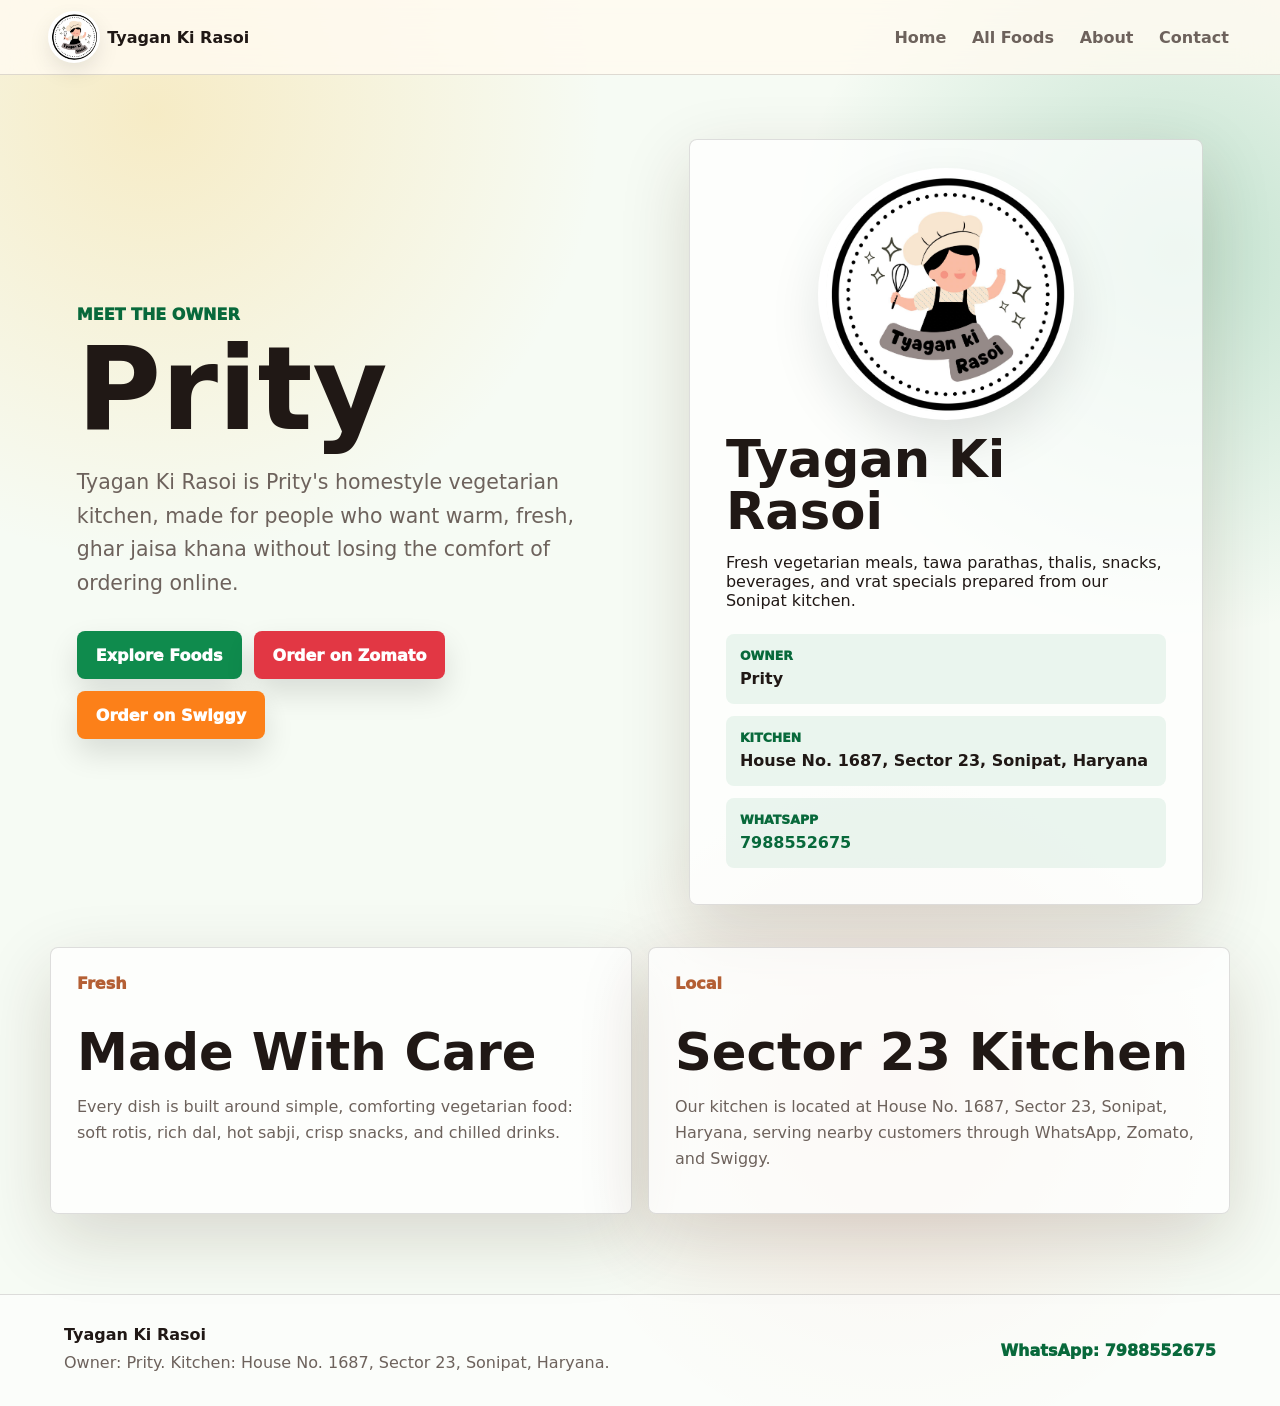
<file: about.html>
<!doctype html>
<html lang="en">
  <head>
    <meta charset="utf-8">
    <meta name="viewport" content="width=device-width, initial-scale=1">
    <title>About | Tyagan Ki Rasoi</title>
    <meta name="description" content="About Prity, owner of Tyagan Ki Rasoi in Sector 23, Sonipat, Haryana.">
    <link rel="stylesheet" href="styles.css">
  </head>
  <body>
    <header class="site-header">
      <a class="brand" href="index.html" aria-label="Tyagan Ki Rasoi home">
        <img src="assets/logo.jpeg" alt="Tyagan Ki Rasoi logo">
        <span>Tyagan Ki Rasoi</span>
      </a>
      <nav aria-label="Main navigation">
        <a href="index.html">Home</a>
        <a href="menu.html">All Foods</a>
        <a href="about.html">About</a>
        <a href="#contact">Contact</a>
      </nav>
    </header>

    <main>
      <section class="about-hero">
        <div class="about-copy reveal">
          <p class="eyebrow">Meet the owner</p>
          <h1>Prity</h1>
          <p class="lead">Tyagan Ki Rasoi is Prity's homestyle vegetarian kitchen, made for people who want warm, fresh, ghar jaisa khana without losing the comfort of ordering online.</p>
          <div class="hero-actions" id="contact">
            <a class="btn primary" href="menu.html">Explore Foods</a>
            <a class="btn zomato" href="https://zomato.onelink.me/xqzv/03fvwy16" target="_blank" rel="noreferrer">Order on Zomato</a>
            <a class="btn swiggy" href="https://www.swiggy.com/menu/1321556?source=sharing" target="_blank" rel="noreferrer">Order on Swiggy</a>
          </div>
        </div>

        <div class="owner-card reveal">
          <img src="assets/logo.jpeg" alt="Tyagan Ki Rasoi logo">
          <h2>Tyagan Ki Rasoi</h2>
          <p>Fresh vegetarian meals, tawa parathas, thalis, snacks, beverages, and vrat specials prepared from our Sonipat kitchen.</p>
          <dl>
            <div>
              <dt>Owner</dt>
              <dd>Prity</dd>
            </div>
            <div>
              <dt>Kitchen</dt>
              <dd>House No. 1687, Sector 23, Sonipat, Haryana</dd>
            </div>
            <div>
              <dt>WhatsApp</dt>
              <dd><a href="https://wa.me/917988552675?text=Hi%20Prity%2C%20I%20want%20to%20order%20from%20Tyagan%20Ki%20Rasoi." target="_blank" rel="noreferrer">7988552675</a></dd>
            </div>
          </dl>
        </div>
      </section>

      <section class="about-bands">
        <article class="feature-card reveal">
          <span>Fresh</span>
          <h2>Made With Care</h2>
          <p>Every dish is built around simple, comforting vegetarian food: soft rotis, rich dal, hot sabji, crisp snacks, and chilled drinks.</p>
        </article>
        <article class="feature-card reveal">
          <span>Local</span>
          <h2>Sector 23 Kitchen</h2>
          <p>Our kitchen is located at House No. 1687, Sector 23, Sonipat, Haryana, serving nearby customers through WhatsApp, Zomato, and Swiggy.</p>
        </article>
      </section>
    </main>

    <footer>
      <div>
        <strong>Tyagan Ki Rasoi</strong>
        <p>Owner: Prity. Kitchen: House No. 1687, Sector 23, Sonipat, Haryana.</p>
      </div>
      <a href="https://wa.me/917988552675?text=Hi%20Prity%2C%20I%20want%20to%20order%20from%20Tyagan%20Ki%20Rasoi." target="_blank" rel="noreferrer">WhatsApp: 7988552675</a>
    </footer>

    <script src="script.js"></script>
  </body>
</html>
</file>
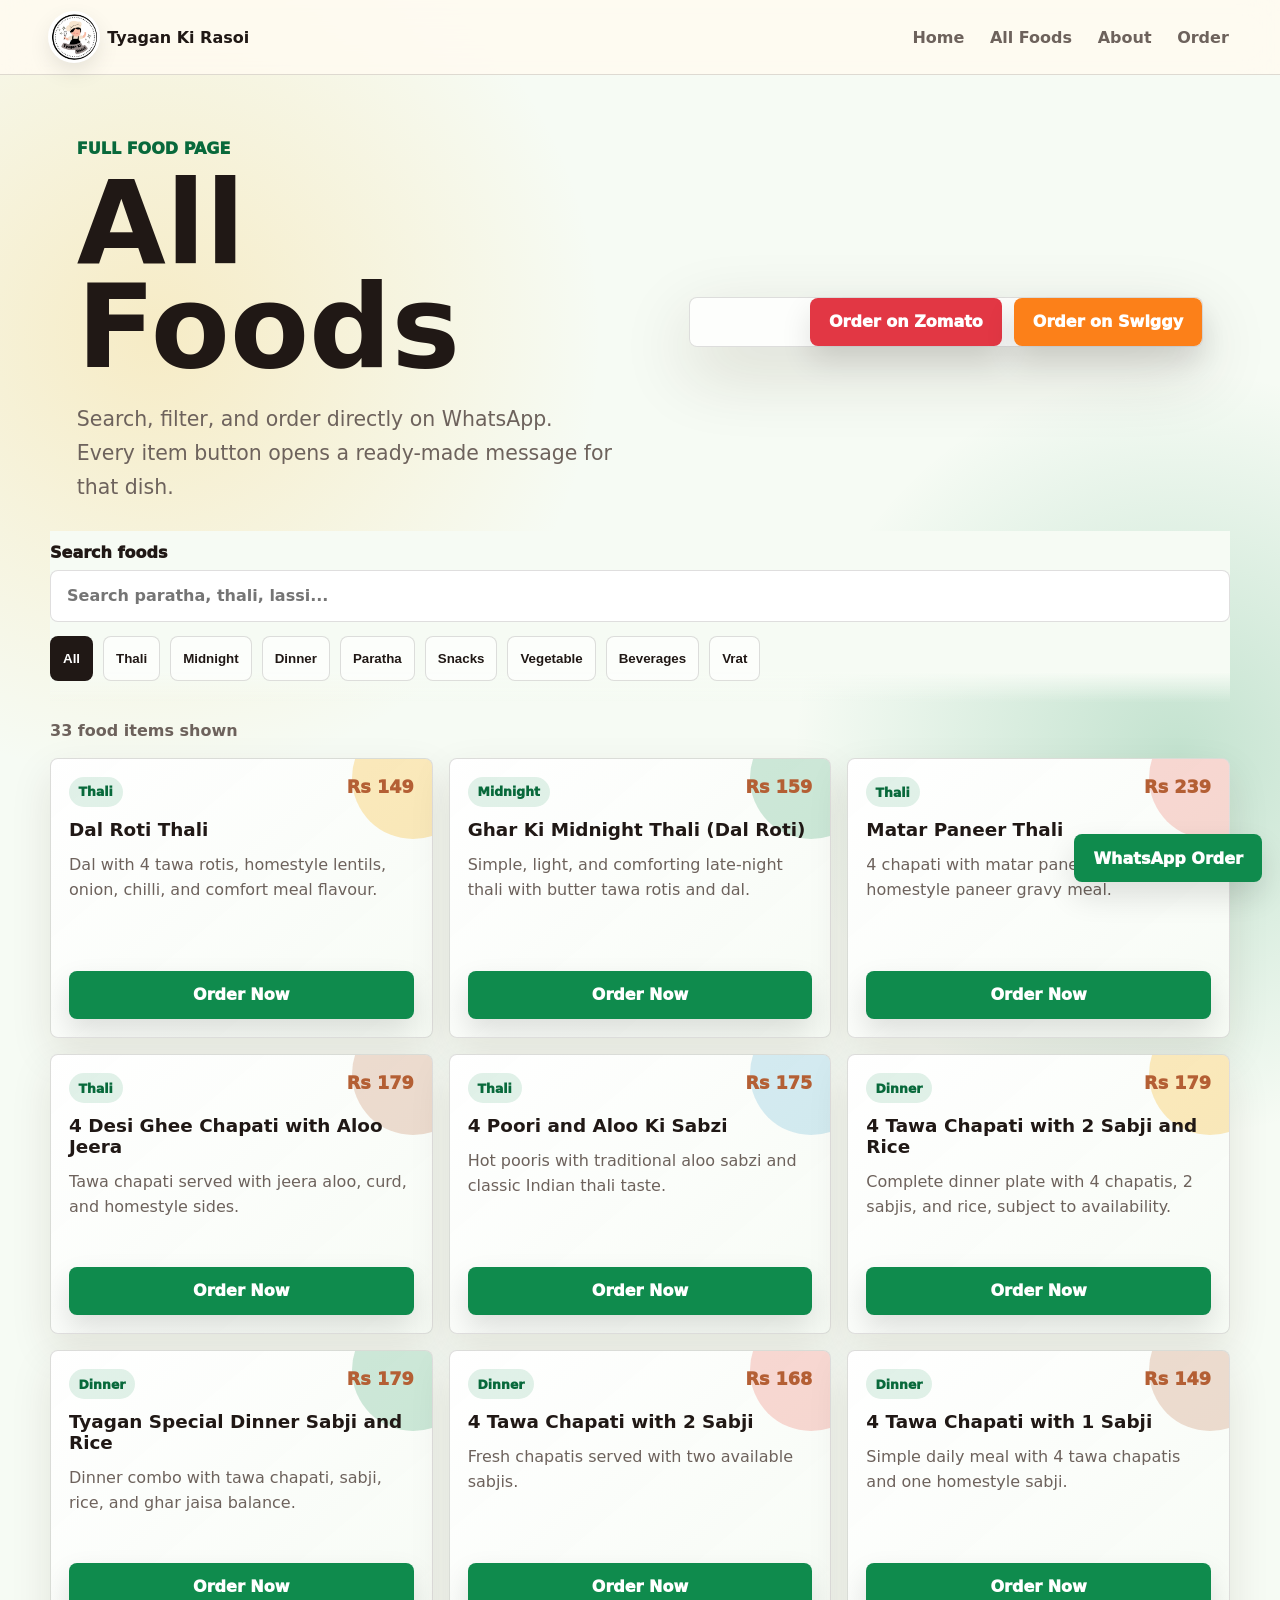
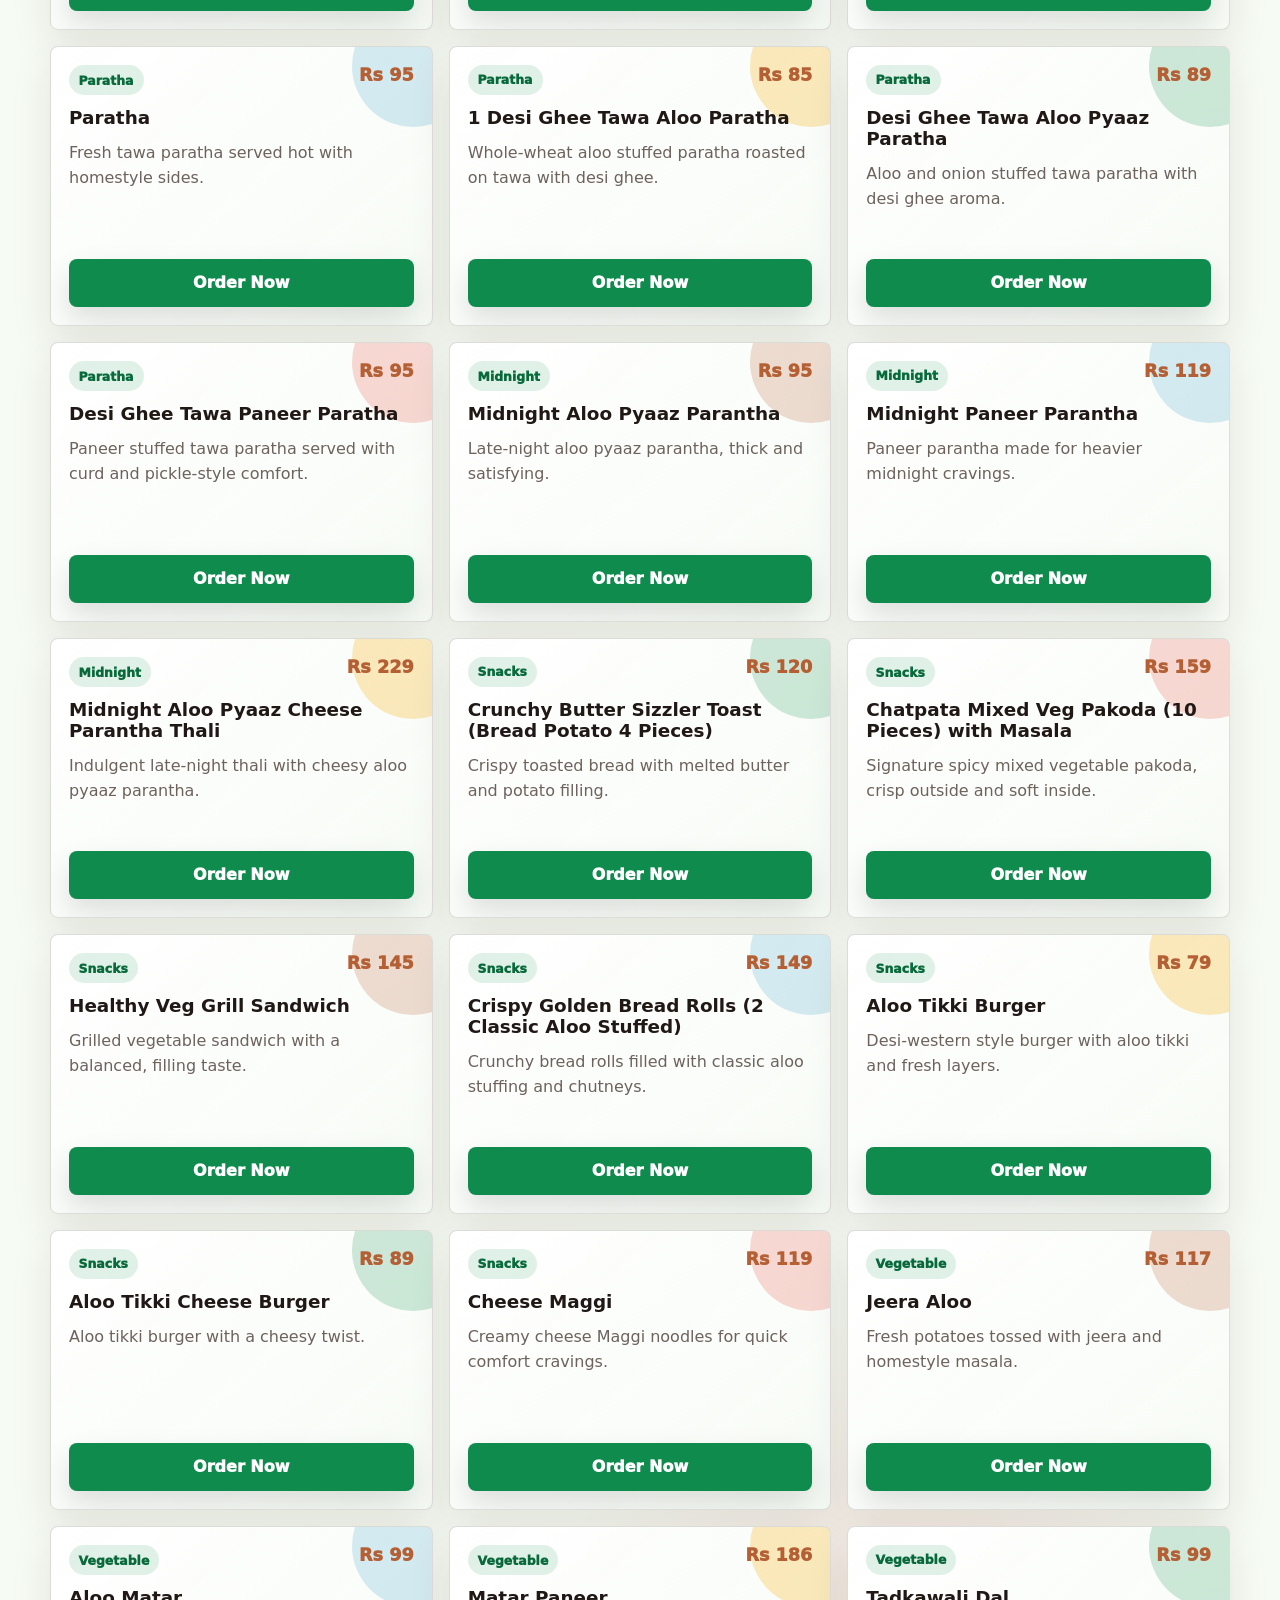
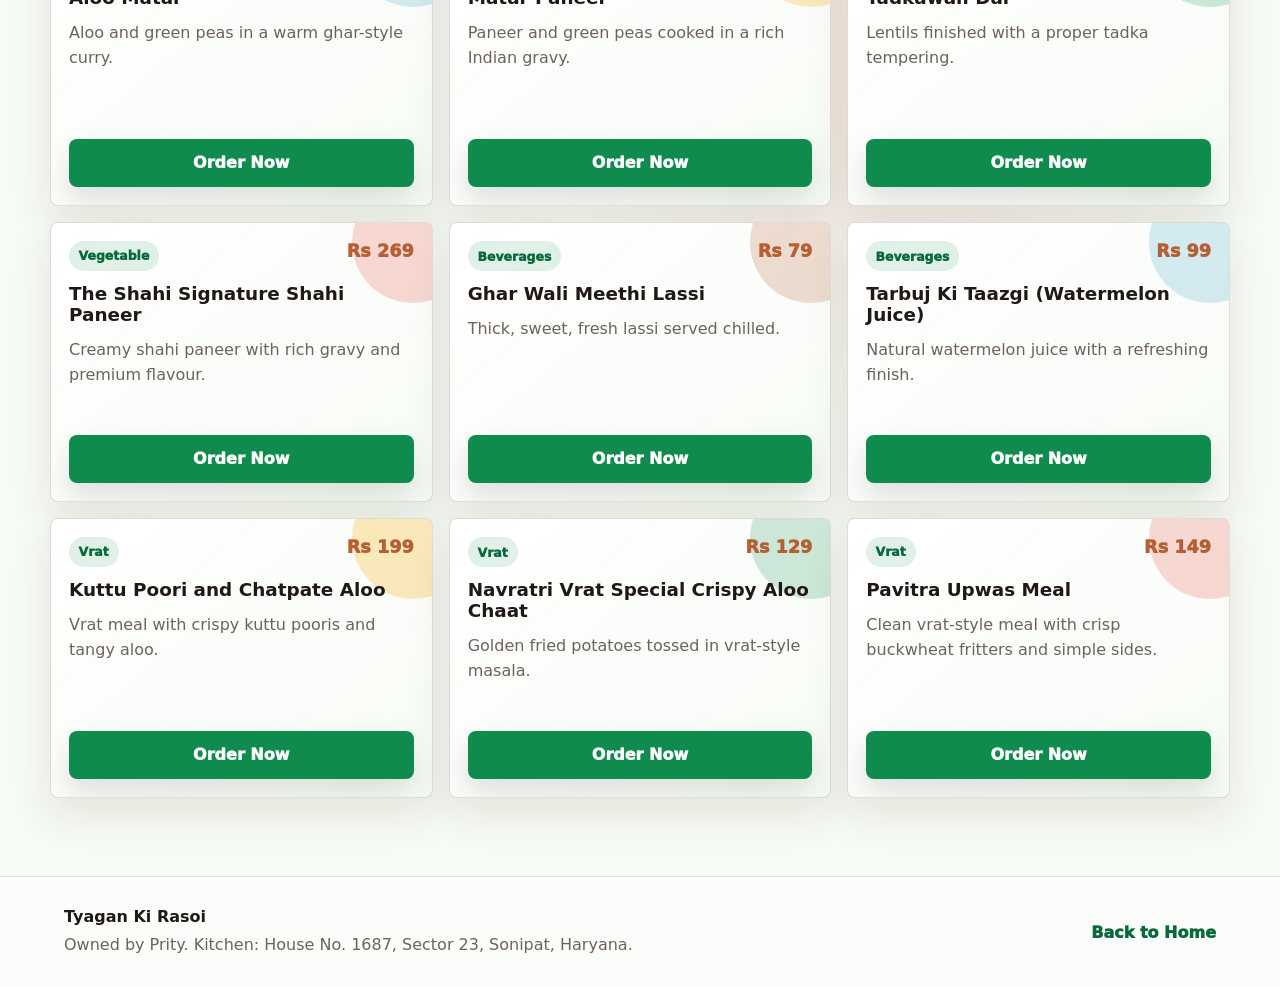
<file: menu.html>
<!doctype html>
<html lang="en">
  <head>
    <meta charset="utf-8">
    <meta name="viewport" content="width=device-width, initial-scale=1">
    <title>All Foods | Tyagan Ki Rasoi</title>
    <meta name="description" content="Browse all foods from Tyagan Ki Rasoi and order each item directly on WhatsApp.">
    <link rel="stylesheet" href="styles.css">
  </head>
  <body>
    <header class="site-header">
      <a class="brand" href="index.html" aria-label="Tyagan Ki Rasoi home">
        <img src="assets/logo.jpeg" alt="Tyagan Ki Rasoi logo">
        <span>Tyagan Ki Rasoi</span>
      </a>
      <nav aria-label="Main navigation">
        <a href="index.html">Home</a>
        <a href="menu.html">All Foods</a>
        <a href="about.html">About</a>
        <a href="#platforms">Order</a>
      </nav>
    </header>

    <main>
      <section class="menu-hero">
        <div class="reveal">
          <p class="eyebrow">Full food page</p>
          <h1>All Foods</h1>
          <p class="lead">Search, filter, and order directly on WhatsApp. Every item button opens a ready-made message for that dish.</p>
        </div>
        <div class="platform-card reveal" id="platforms">
          <a class="btn zomato" href="https://zomato.onelink.me/xqzv/03fvwy16" target="_blank" rel="noreferrer">Order on Zomato</a>
          <a class="btn swiggy" href="https://www.swiggy.com/menu/1321556?source=sharing" target="_blank" rel="noreferrer">Order on Swiggy</a>
        </div>
      </section>

      <section class="menu-tools" aria-label="Menu controls">
        <label class="search-box">
          <span>Search foods</span>
          <input id="menuSearch" type="search" placeholder="Search paratha, thali, lassi..." autocomplete="off">
        </label>
        <div class="category-tabs" id="categoryTabs" aria-label="Food categories"></div>
      </section>

      <section class="menu-count">
        <span id="menuCount">Loading foods...</span>
      </section>

      <section class="food-grid" id="foodGrid" aria-live="polite"></section>
    </main>

    <a class="sticky-whatsapp" href="https://wa.me/917988552675?text=Hi%20Tyagan%20Ki%20Rasoi%2C%20I%20want%20to%20place%20an%20order." target="_blank" rel="noreferrer">WhatsApp Order</a>

    <footer>
      <div>
        <strong>Tyagan Ki Rasoi</strong>
        <p>Owned by Prity. Kitchen: House No. 1687, Sector 23, Sonipat, Haryana.</p>
      </div>
      <a href="index.html">Back to Home</a>
    </footer>

    <script src="script.js"></script>
  </body>
</html>
</file>
<file: styles.css>
:root {
  --ink: #201815;
  --muted: #6d625c;
  --paper: #f6fbf4;
  --cream: #fff3dc;
  --leaf: #0f8b4d;
  --leaf-dark: #08693b;
  --tomato: #e43f2f;
  --mustard: #f7bd3b;
  --clay: #b45f34;
  --line: rgba(32, 24, 21, 0.14);
  --shadow: 0 24px 70px rgba(57, 33, 12, 0.16);
}

* {
  box-sizing: border-box;
}

html {
  scroll-behavior: smooth;
}

body {
  margin: 0;
  font-family: Inter, ui-sans-serif, system-ui, -apple-system, BlinkMacSystemFont, "Segoe UI", sans-serif;
  color: var(--ink);
  background:
    radial-gradient(circle at 12% 8%, rgba(247, 189, 59, 0.25), transparent 28rem),
    radial-gradient(circle at 92% 18%, rgba(15, 139, 77, 0.22), transparent 24rem),
    radial-gradient(circle at 70% 78%, rgba(228, 63, 47, 0.1), transparent 22rem),
    var(--paper);
}

a {
  color: inherit;
  text-decoration: none;
}

.site-header {
  position: sticky;
  top: 0;
  z-index: 20;
  display: flex;
  align-items: center;
  justify-content: space-between;
  gap: 18px;
  padding: 14px clamp(18px, 4vw, 56px);
  background: rgba(255, 250, 241, 0.82);
  border-bottom: 1px solid var(--line);
  backdrop-filter: blur(18px);
}

.brand {
  display: inline-flex;
  align-items: center;
  gap: 10px;
  min-width: 0;
  font-weight: 900;
}

.brand img {
  width: 46px;
  height: 46px;
  border-radius: 50%;
  object-fit: cover;
  box-shadow: 0 0 0 3px #fff, 0 9px 24px rgba(0, 0, 0, 0.12);
}

.brand span {
  white-space: nowrap;
}

nav {
  display: flex;
  gap: clamp(10px, 2vw, 26px);
  color: var(--muted);
  font-weight: 800;
}

nav a {
  padding: 9px 0;
}

.hero,
.menu-hero,
.about-hero {
  min-height: calc(100svh - 76px);
  display: grid;
  grid-template-columns: minmax(0, 1.02fr) minmax(320px, 0.98fr);
  gap: clamp(26px, 6vw, 84px);
  align-items: center;
  padding: clamp(28px, 5vw, 74px) clamp(18px, 6vw, 88px);
}

.hero {
  padding-bottom: 34px;
}

.menu-hero,
.about-hero {
  min-height: auto;
  padding-bottom: 26px;
}

.eyebrow {
  margin: 0 0 14px;
  color: var(--leaf-dark);
  font-weight: 950;
  text-transform: uppercase;
  letter-spacing: 0;
}

h1,
h2,
h3,
p {
  overflow-wrap: anywhere;
}

h1 {
  margin: 0;
  font-size: clamp(3rem, 9vw, 8.2rem);
  line-height: 0.9;
  letter-spacing: 0;
}

h2 {
  margin: 0;
  font-size: clamp(1.8rem, 4vw, 4.1rem);
  line-height: 1;
  letter-spacing: 0;
}

h3 {
  margin: 0;
  font-size: 1.15rem;
}

.lead {
  max-width: 650px;
  margin: 24px 0 0;
  color: var(--muted);
  font-size: clamp(1.03rem, 2vw, 1.28rem);
  line-height: 1.65;
}

.hero-actions,
.platform-card {
  display: flex;
  flex-wrap: wrap;
  gap: 12px;
  margin-top: 30px;
}

.platform-card {
  justify-content: flex-end;
  align-self: center;
  margin-top: 0;
}

.btn,
.sticky-whatsapp {
  display: inline-flex;
  align-items: center;
  justify-content: center;
  min-height: 48px;
  padding: 13px 19px;
  border: 0;
  border-radius: 8px;
  font-weight: 950;
  color: #fff;
  cursor: pointer;
  box-shadow: 0 14px 30px rgba(0, 0, 0, 0.12);
  transform: translateY(0);
  transition: transform 180ms ease, box-shadow 180ms ease, filter 180ms ease;
}

.btn:hover,
.sticky-whatsapp:hover {
  transform: translateY(-3px);
  box-shadow: 0 18px 36px rgba(0, 0, 0, 0.16);
}

.primary {
  background: var(--leaf);
}

.zomato {
  background: #e23744;
}

.swiggy {
  background: #fc8019;
}

.hero-visual {
  position: relative;
  min-height: 560px;
}

.plate {
  position: absolute;
  left: 0;
  top: 58px;
  width: min(54vw, 430px);
  aspect-ratio: 1;
  display: grid;
  place-items: center;
  border-radius: 50%;
  background: #fff;
  box-shadow: var(--shadow);
  animation: floatPlate 5.5s ease-in-out infinite;
}

.plate img {
  width: 82%;
  border-radius: 50%;
}

.phone-card {
  position: absolute;
  right: 0;
  top: 0;
  width: min(42vw, 290px);
  aspect-ratio: 382 / 850;
  padding: 10px;
  border-radius: 32px;
  background: #231915;
  box-shadow: 0 34px 80px rgba(0, 0, 0, 0.24);
  transform: rotate(4deg);
  overflow: hidden;
  animation: phoneDrift 7s ease-in-out infinite;
}

.phone-card video {
  width: 100%;
  height: 100%;
  object-fit: cover;
  border-radius: 24px;
}

.steam {
  position: absolute;
  width: 58px;
  height: 130px;
  border-radius: 50%;
  border-left: 7px solid rgba(180, 95, 52, 0.26);
  filter: blur(0.2px);
  animation: steam 3.8s ease-in-out infinite;
}

.s1 {
  left: 58%;
  top: 26px;
}

.s2 {
  left: 66%;
  top: 52px;
  animation-delay: 0.7s;
}

.s3 {
  left: 49%;
  top: 70px;
  animation-delay: 1.3s;
}

.quick-strip,
.section-grid,
.menu-preview,
.menu-tools,
.menu-count,
.food-grid {
  width: min(1180px, calc(100% - 36px));
  margin-inline: auto;
}

.quick-strip {
  display: grid;
  grid-template-columns: repeat(5, 1fr);
  gap: 10px;
  margin-bottom: 56px;
}

.quick-strip a,
.category-tabs button {
  border: 1px solid var(--line);
  border-radius: 8px;
  padding: 14px 12px;
  background: rgba(255, 255, 255, 0.62);
  color: var(--ink);
  font-weight: 900;
  text-align: center;
}

.section-grid {
  display: grid;
  grid-template-columns: repeat(3, 1fr);
  gap: 16px;
  margin-bottom: 82px;
}

.feature-card,
.floating-menu,
.platform-card,
.owner-card {
  border: 1px solid var(--line);
  border-radius: 8px;
  background: rgba(255, 255, 255, 0.72);
  box-shadow: var(--shadow);
}

.feature-card {
  padding: 26px;
}

.feature-card span {
  display: inline-block;
  margin-bottom: 34px;
  color: var(--clay);
  font-weight: 950;
}

.feature-card p,
.preview-copy p,
footer p,
.food-card p {
  color: var(--muted);
  line-height: 1.6;
}

.menu-preview {
  display: grid;
  grid-template-columns: 1fr minmax(290px, 430px);
  gap: clamp(24px, 6vw, 80px);
  align-items: center;
  padding-bottom: 80px;
}

.owner-card {
  padding: clamp(22px, 4vw, 36px);
}

.owner-card img {
  width: min(58vw, 240px);
  display: block;
  margin: 0 auto 22px;
  border-radius: 50%;
  box-shadow: 0 0 0 8px #fff, 0 22px 58px rgba(0, 0, 0, 0.14);
}

.owner-card h2 {
  font-size: clamp(2rem, 4vw, 3.4rem);
}

.owner-card dl {
  display: grid;
  gap: 12px;
  margin: 24px 0 0;
}

.owner-card dl div {
  display: grid;
  gap: 4px;
  padding: 14px;
  border-radius: 8px;
  background: rgba(15, 139, 77, 0.08);
}

.owner-card dt {
  color: var(--leaf-dark);
  font-size: 0.78rem;
  font-weight: 950;
  text-transform: uppercase;
}

.owner-card dd {
  margin: 0;
  color: var(--ink);
  font-weight: 850;
  line-height: 1.45;
}

.owner-card a {
  color: var(--leaf-dark);
}

.about-bands {
  width: min(1180px, calc(100% - 36px));
  display: grid;
  grid-template-columns: repeat(2, 1fr);
  gap: 16px;
  margin: 16px auto 80px;
}

.preview-copy .btn {
  margin-top: 18px;
}

.floating-menu {
  padding: 16px;
  display: grid;
  gap: 10px;
}

.mini-item {
  display: flex;
  justify-content: space-between;
  gap: 12px;
  padding: 16px;
  border-radius: 8px;
  background: var(--cream);
  animation: menuPulse 2.8s ease-in-out infinite;
}

.mini-item:nth-child(2) {
  animation-delay: 0.25s;
}

.mini-item:nth-child(3) {
  animation-delay: 0.5s;
}

.mini-item:nth-child(4) {
  animation-delay: 0.75s;
}

.menu-tools {
  position: sticky;
  top: 75px;
  z-index: 12;
  display: grid;
  gap: 14px;
  padding: 12px 0 16px;
  background: linear-gradient(180deg, var(--paper) 82%, rgba(255, 250, 241, 0));
}

.search-box {
  display: grid;
  gap: 8px;
  font-weight: 950;
}

.search-box input {
  width: 100%;
  min-height: 52px;
  border: 1px solid var(--line);
  border-radius: 8px;
  padding: 0 16px;
  background: #fff;
  color: var(--ink);
  font: inherit;
  font-weight: 750;
  outline: none;
}

.search-box input:focus {
  border-color: var(--leaf);
  box-shadow: 0 0 0 4px rgba(15, 139, 77, 0.12);
}

.category-tabs {
  display: flex;
  gap: 10px;
  overflow-x: auto;
  padding-bottom: 6px;
}

.category-tabs button {
  flex: 0 0 auto;
  cursor: pointer;
}

.category-tabs button.active {
  background: var(--ink);
  color: #fff;
}

.menu-count {
  margin-top: 18px;
  margin-bottom: 18px;
  color: var(--muted);
  font-weight: 900;
}

.food-grid {
  display: grid;
  grid-template-columns: repeat(3, 1fr);
  gap: 16px;
  padding-bottom: 78px;
}

.food-card {
  position: relative;
  min-height: 280px;
  display: grid;
  align-content: space-between;
  gap: 18px;
  padding: 18px;
  border: 1px solid var(--line);
  border-radius: 8px;
  background:
    linear-gradient(140deg, rgba(255, 255, 255, 0.94), rgba(246, 251, 244, 0.92)),
    #fff;
  box-shadow: 0 16px 42px rgba(57, 33, 12, 0.1);
  overflow: hidden;
  transform: translateY(0);
  transition: transform 180ms ease, box-shadow 180ms ease;
}

.food-card:hover {
  transform: translateY(-5px);
  box-shadow: 0 24px 58px rgba(57, 33, 12, 0.16);
}

.food-card::after {
  content: "";
  position: absolute;
  right: -42px;
  top: -42px;
  width: 122px;
  height: 122px;
  border-radius: 50%;
  background: var(--accent, rgba(247, 189, 59, 0.33));
}

.food-top {
  position: relative;
  z-index: 1;
}

.food-meta {
  display: flex;
  justify-content: space-between;
  gap: 12px;
  align-items: start;
  margin-bottom: 12px;
}

.pill {
  display: inline-flex;
  align-items: center;
  min-height: 30px;
  padding: 6px 10px;
  border-radius: 999px;
  background: rgba(15, 139, 77, 0.12);
  color: var(--leaf-dark);
  font-size: 0.78rem;
  font-weight: 950;
}

.price {
  font-size: 1.1rem;
  font-weight: 1000;
  color: var(--clay);
  white-space: nowrap;
}

.food-card p {
  margin: 12px 0 0;
}

.food-card .btn {
  position: relative;
  z-index: 1;
  width: 100%;
  background: var(--leaf);
}

.sticky-whatsapp {
  position: fixed;
  right: 18px;
  bottom: 18px;
  z-index: 30;
  background: var(--leaf);
}

footer {
  display: flex;
  align-items: center;
  justify-content: space-between;
  gap: 18px;
  padding: 30px clamp(18px, 5vw, 70px);
  border-top: 1px solid var(--line);
  background: rgba(255, 255, 255, 0.56);
}

footer p {
  margin: 6px 0 0;
}

footer a {
  color: var(--leaf-dark);
  font-weight: 950;
}

.reveal {
  opacity: 1;
  transform: translateY(0);
  animation: riseIn 700ms ease both;
}

.reveal.visible {
  opacity: 1;
  transform: translateY(0);
}

@keyframes floatPlate {
  0%, 100% { transform: translateY(0) rotate(-2deg); }
  50% { transform: translateY(-16px) rotate(2deg); }
}

@keyframes phoneDrift {
  0%, 100% { transform: translateY(0) rotate(4deg); }
  50% { transform: translateY(14px) rotate(1deg); }
}

@keyframes steam {
  0% { opacity: 0; transform: translateY(30px) scale(0.8); }
  35% { opacity: 1; }
  100% { opacity: 0; transform: translateY(-60px) scale(1.15); }
}

@keyframes menuPulse {
  0%, 100% { transform: translateX(0); }
  50% { transform: translateX(8px); }
}

@keyframes riseIn {
  0% { opacity: 1; transform: translateY(22px); }
  100% { opacity: 1; transform: translateY(0); }
}

@media (max-width: 920px) {
  .hero,
  .menu-hero,
  .about-hero,
  .menu-preview {
    grid-template-columns: 1fr;
  }

  .hero-visual {
    min-height: 520px;
  }

  .plate {
    width: min(78vw, 390px);
  }

  .phone-card {
    width: min(54vw, 260px);
  }

  .quick-strip,
  .section-grid,
  .about-bands,
  .food-grid {
    grid-template-columns: repeat(2, 1fr);
  }

  .platform-card {
    justify-content: flex-start;
  }
}

@media (max-width: 640px) {
  .site-header {
    align-items: flex-start;
    flex-direction: column;
  }

  nav {
    width: 100%;
    justify-content: space-between;
  }

  h1 {
    font-size: clamp(3.1rem, 18vw, 5rem);
  }

  .hero,
  .menu-hero {
    padding-top: 30px;
  }

  .hero-visual {
    min-height: 455px;
  }

  .phone-card {
    width: min(58vw, 220px);
  }

  .quick-strip,
  .section-grid,
  .about-bands,
  .food-grid {
    grid-template-columns: 1fr;
  }

  .quick-strip {
    margin-bottom: 36px;
  }

  .menu-tools {
    top: 118px;
  }

  .food-card {
    min-height: 250px;
  }

  footer {
    flex-direction: column;
    align-items: flex-start;
  }
}

@media (prefers-reduced-motion: reduce) {
  *,
  *::before,
  *::after {
    animation-duration: 1ms !important;
    transition-duration: 1ms !important;
    scroll-behavior: auto !important;
  }
}
</file>
